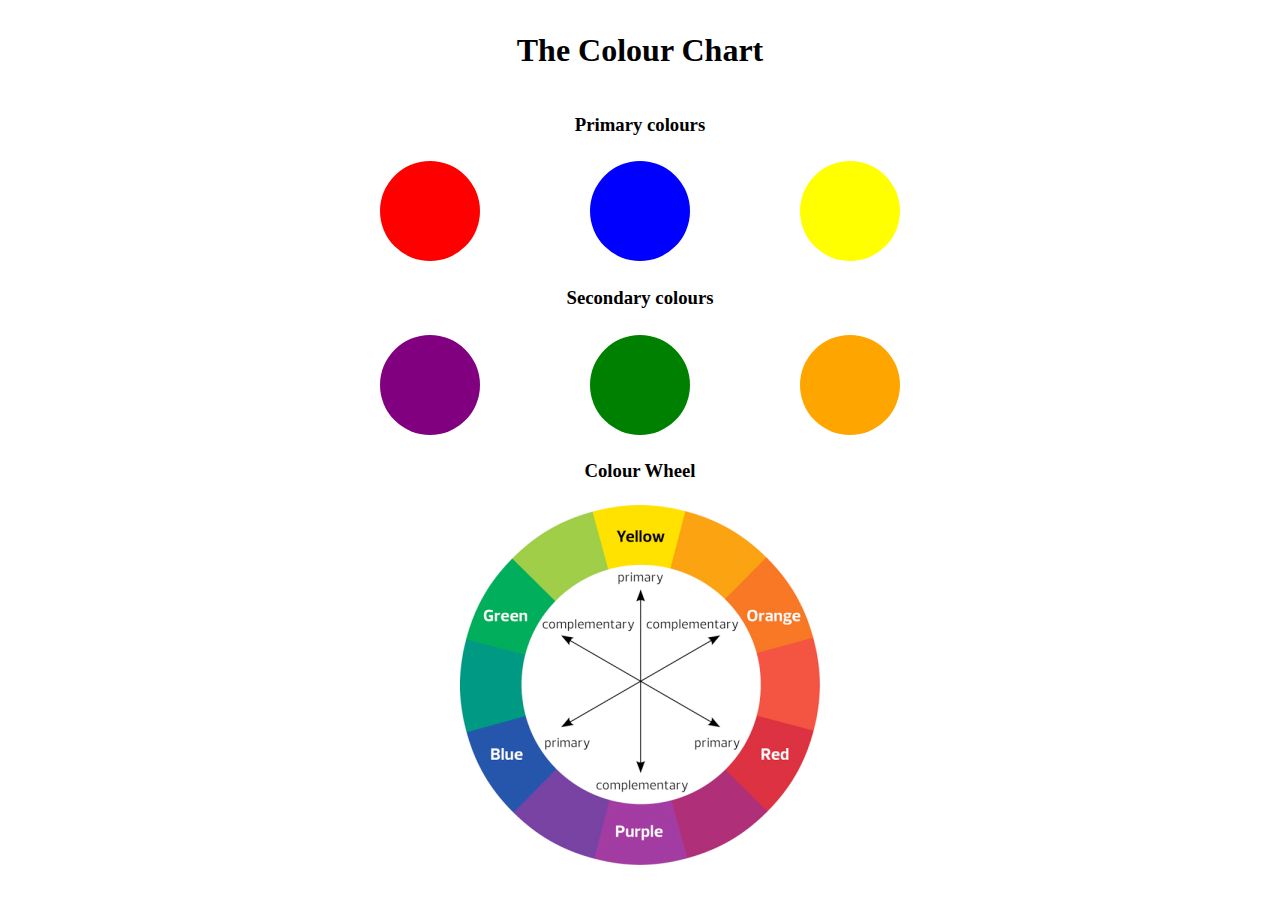
<file: tasks/task0/index.html>
<!DOCTYPE html>
<html lang="en">
<head>
    <meta charset="UTF-8">
    <meta http-equiv="X-UA-Compatible" content="IE=edge">
    <meta name="viewport" content="width=device-width, initial-scale=1.0">
    
    <title>Month of MERN (Task 0)</title>
    
</head>

<link rel="stylesheet" href="styles.css">

<body class="body">

    <table border="0px" align="center" width="50%">
        
        <tr align="center">
            
            <th colspan="3">
                
                <h1>The Colour Chart</h1>

            </th>
            
        </tr>

        <tr align="center">
            
            <td colspan="3">
                
                <h3>Primary colours</h3>

            </td>
            
        </tr>

        <tr>
            
            <td>

                <div id="circle_red"></div>

            </td>

            <td>

                <div id="circle_blue"></div>

            </td>

            <td>

                <div id="circle_yellow"></div>

            </td>
            
        </tr>

        <tr>
            
            <td colspan="3" align="center">

                <h3>Secondary colours</h3>

            </td>
            
        </tr>
        
        <tr>
            
            <td>

                <div id="circle_purple"></div>

            </td>

            <td>

                <div id="circle_green"></div>

            </td>

            <td>

                <div id="circle_orange"></div>

            </td>
            
        </tr>

        <tr>
            
            <td colspan="3" align="center">

                <h3>

                    Colour Wheel

                </h3>

            </td>
            
        </tr>

        <tr>
            
            <td colspan="3" align="center">
                
                <img src="assets/color-wheel.jpg" alt="ColourWheel">

            </td>
            
        </tr>



    </table>

    
</body>
</html>
</file>
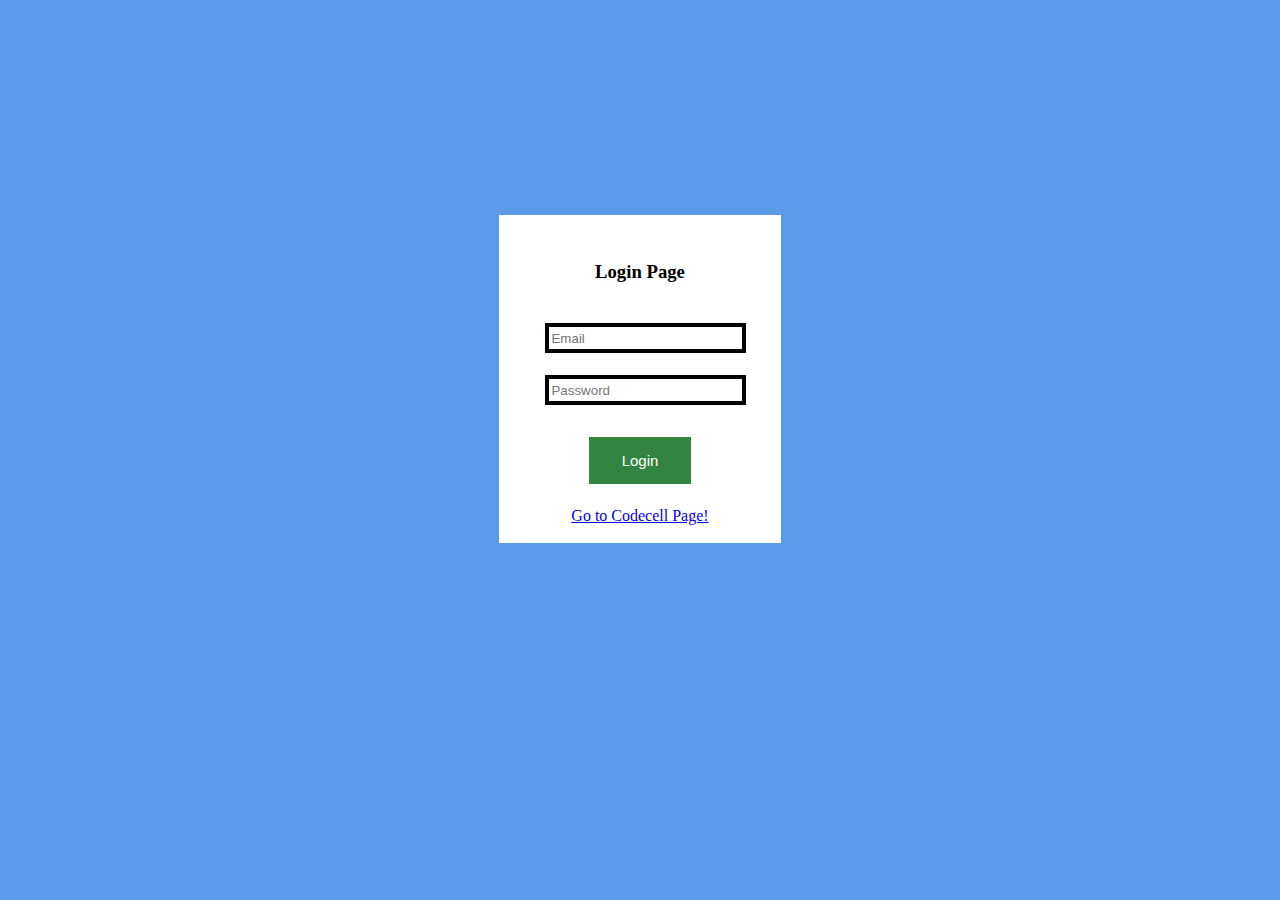
<file: tasks/task1/index.html>
<!DOCTYPE html>
<html lang="en">
<head>
    <meta charset="UTF-8">
    <meta http-equiv="X-UA-Compatible" content="IE=edge">
    <meta name="viewport" content="width=device-width, initial-scale=1.0">
    <title>Month of MERN (Task 1)</title>
</head>

<link rel="stylesheet" href="index.css">

<script>

    function f1(){
        
        var a = document.getElementById("Email").value;
        var b = document.getElementById("inputPassword").value;

        var array1 = [a,b];
        console.log(array1);

        alert("Your have logged in!");


    }

</script>

<body bgcolor="#5b9be9">
    

    <div class="container">
        
        
        <table border="0px" align="center">
            <form name="form1">

            <th style="padding: 10px;">
                <h3>Login Page</h3>
            </th>

            <tr>
                <td style="padding: 10px;">

                    <input type="email" id="Email" style="height: 20px;" class="box" placeholder="Email">


                </td>
            </tr>

            <tr>
                <td style="padding: 10px;">

                    <input type="password" id="inputPassword" style="height: 20px;" class="box" placeholder="Password">

                </td>
            </tr>

            <tr style="padding: 10px;">
                <td align="center" style="padding: 20px;">

                    <input type="button" id="button" value="Login" onclick=f1()>

                </td>
            </tr>


            <tr>
                <td align="center">

                    <a href="https://www.kjscecodecell.com/">Go to Codecell Page!</a>
                 
                    
                </td>
            </tr>
            
            </form>
        </table>
       


            
                      
            
            
            
            
            
              

            

            

          
        </div>
    


</body>
</html>
</file>
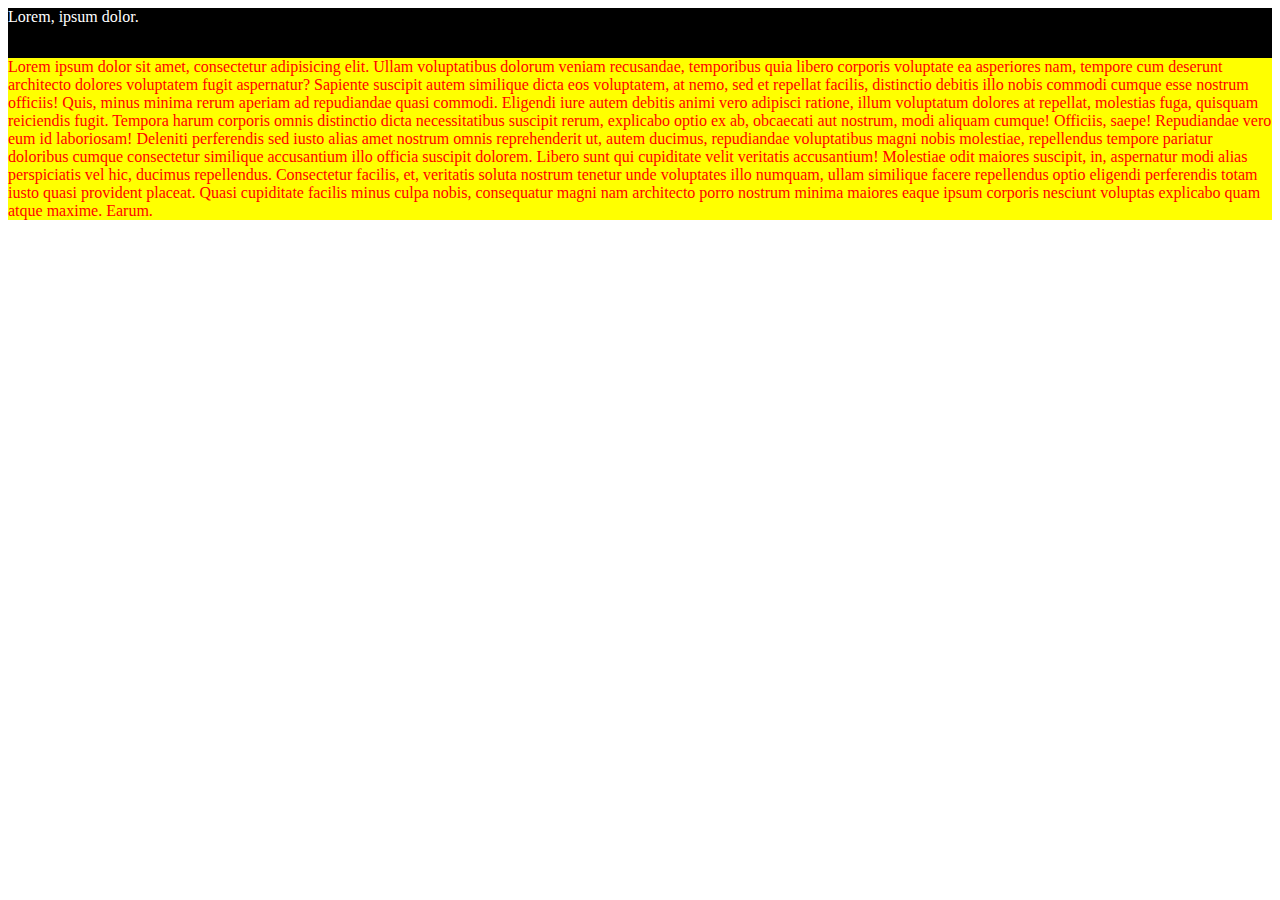
<file: resources/css-day-1/index1.html>
<!DOCTYPE html>
<html lang="en">
<head>
    <meta charset="UTF-8">
    <meta http-equiv="X-UA-Compatible" content="IE=edge">
    <meta name="viewport" content="width=device-width, initial-scale=1.0">
    <title>Document</title>
</head>
<style>
    .head{
        background-color: black;
        height:50px;
        color:white;
    
    }
    .container{
        background-color: yellow;
        color:red;

    }

</style>
<body>
    <div class="head">
        Lorem, ipsum dolor.

    </div>
    <div class="container">
        Lorem ipsum dolor sit amet, consectetur adipisicing elit. Ullam voluptatibus dolorum veniam recusandae, temporibus quia libero corporis voluptate ea asperiores nam, tempore cum deserunt architecto dolores voluptatem fugit aspernatur? Sapiente suscipit autem similique dicta eos voluptatem, at nemo, sed et repellat facilis, distinctio debitis illo nobis commodi cumque esse nostrum officiis! Quis, minus minima rerum aperiam ad repudiandae quasi commodi. Eligendi iure autem debitis animi vero adipisci ratione, illum voluptatum dolores at repellat, molestias fuga, quisquam reiciendis fugit. Tempora harum corporis omnis distinctio dicta necessitatibus suscipit rerum, explicabo optio ex ab, obcaecati aut nostrum, modi aliquam cumque! Officiis, saepe! Repudiandae vero eum id laboriosam! Deleniti perferendis sed iusto alias amet nostrum omnis reprehenderit ut, autem ducimus, repudiandae voluptatibus magni nobis molestiae, repellendus tempore pariatur doloribus cumque consectetur similique accusantium illo officia suscipit dolorem. Libero sunt qui cupiditate velit veritatis accusantium! Molestiae odit maiores suscipit, in, aspernatur modi alias perspiciatis vel hic, ducimus repellendus. Consectetur facilis, et, veritatis soluta nostrum tenetur unde voluptates illo numquam, ullam similique facere repellendus optio eligendi perferendis totam iusto quasi provident placeat. Quasi cupiditate facilis minus culpa nobis, consequatur magni nam architecto porro nostrum minima maiores eaque ipsum corporis nesciunt voluptas explicabo quam atque maxime. Earum.

    </div>
    
</body>
</html>
</file>
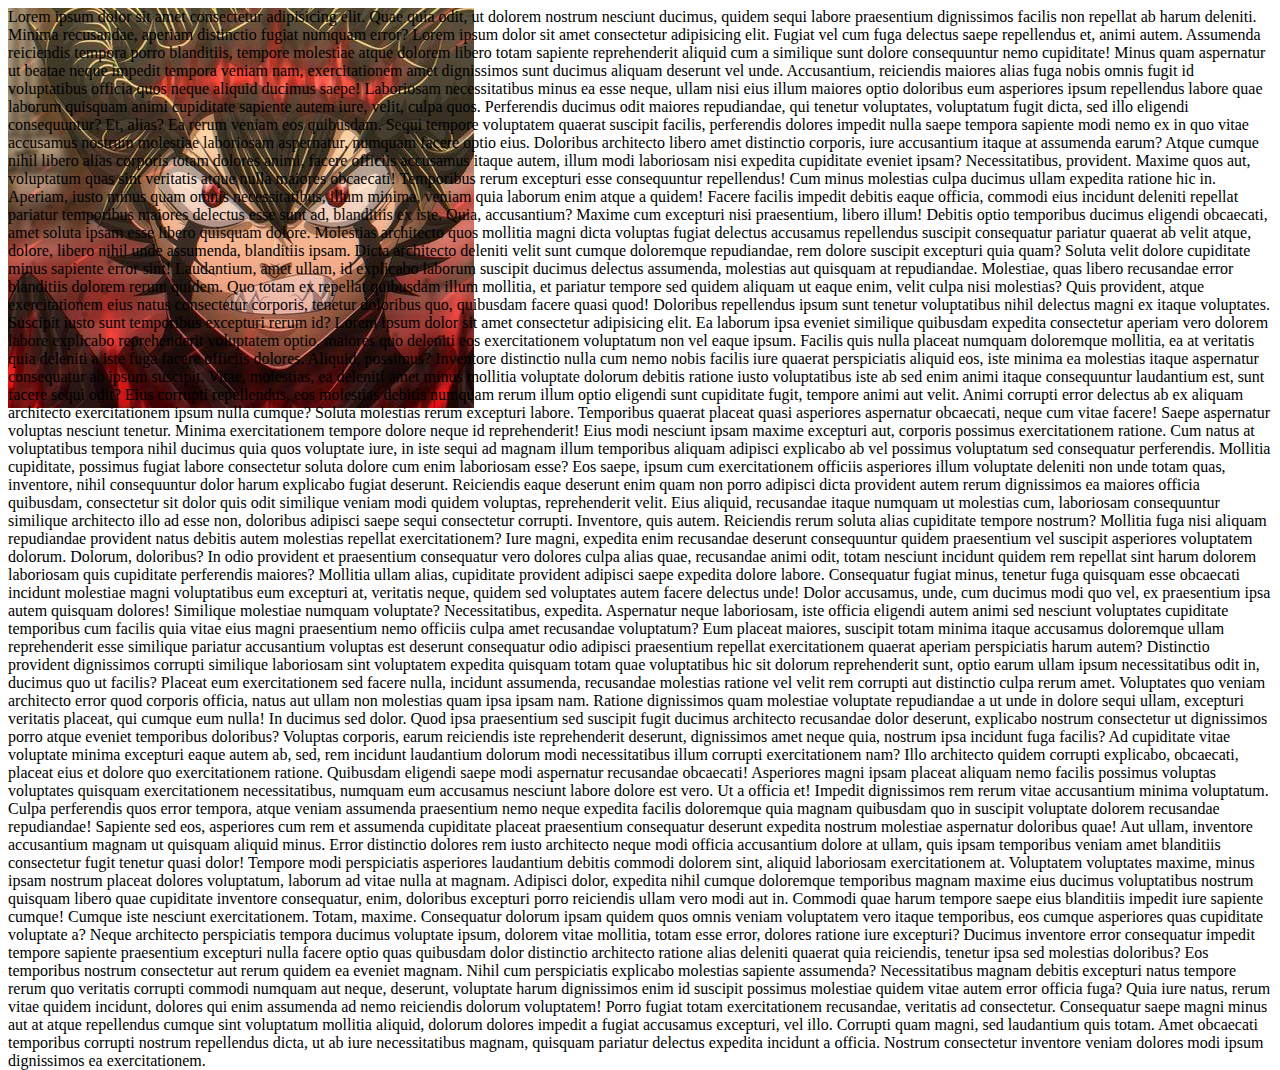
<file: resources/css-day-1/index2.html>
<!DOCTYPE html>
<html lang="en">
<head>
    <meta charset="UTF-8">
    <meta http-equiv="X-UA-Compatible" content="IE=edge">
    <meta name="viewport" content="width=device-width, initial-scale=1.0">
    <title>bg image</title>
</head>
<style>
    .container{
        background-image: url("asta.jpg");
        height:400px;
        background-repeat: no-repeat;
        background-attachment:fixed ;

    }
</style>
<body>
    <div class="container">
        Lorem ipsum dolor sit amet consectetur adipisicing elit. Quae quia odit, ut dolorem nostrum nesciunt ducimus, quidem sequi labore praesentium dignissimos facilis non repellat ab harum deleniti. Minima recusandae, aperiam distinctio fugiat numquam error?
        Lorem ipsum dolor sit amet consectetur adipisicing elit. Fugiat vel cum fuga delectus saepe repellendus et, animi autem. Assumenda reiciendis tempora porro blanditiis, tempore molestiae atque dolorem libero totam sapiente reprehenderit aliquid cum a similique sunt dolore consequuntur nemo cupiditate! Minus quam aspernatur ut beatae neque impedit tempora veniam nam, exercitationem amet dignissimos sunt ducimus aliquam deserunt vel unde. Accusantium, reiciendis maiores alias fuga nobis omnis fugit id voluptatibus officia quos neque aliquid ducimus saepe! Laboriosam necessitatibus minus ea esse neque, ullam nisi eius illum maiores optio doloribus eum asperiores ipsum repellendus labore quae laborum quisquam animi cupiditate sapiente autem iure, velit, culpa quos. Perferendis ducimus odit maiores repudiandae, qui tenetur voluptates, voluptatum fugit dicta, sed illo eligendi consequuntur? Et, alias? Ea rerum veniam eos quibusdam. Sequi tempore voluptatem quaerat suscipit facilis, perferendis dolores impedit nulla saepe tempora sapiente modi nemo ex in quo vitae accusamus nostrum molestiae laboriosam aspernatur, numquam facere optio eius. Doloribus architecto libero amet distinctio corporis, iure accusantium itaque at assumenda earum? Atque cumque nihil libero alias corporis totam dolores animi, facere officiis accusamus itaque autem, illum modi laboriosam nisi expedita cupiditate eveniet ipsam? Necessitatibus, provident. Maxime quos aut, voluptatum quas sint veritatis atque nulla maiores obcaecati! Temporibus rerum excepturi esse consequuntur repellendus! Cum minus molestias culpa ducimus ullam expedita ratione hic in. Aperiam, iusto minus quam omnis necessitatibus, illum minima, veniam quia laborum enim atque a quidem! Facere facilis impedit debitis eaque officia, commodi eius incidunt deleniti repellat pariatur temporibus maiores delectus esse sunt ad, blanditiis ex iste. Quia, accusantium? Maxime cum excepturi nisi praesentium, libero illum! Debitis optio temporibus ducimus eligendi obcaecati, amet soluta ipsam esse libero quisquam dolore. Molestias architecto quos mollitia magni dicta voluptas fugiat delectus accusamus repellendus suscipit consequatur pariatur quaerat ab velit atque, dolore, libero nihil unde assumenda, blanditiis ipsam. Dicta architecto deleniti velit sunt cumque doloremque repudiandae, rem dolore suscipit excepturi quia quam? Soluta velit dolore cupiditate minus sapiente error sint! Laudantium, amet ullam, id explicabo laborum suscipit ducimus delectus assumenda, molestias aut quisquam at repudiandae. Molestiae, quas libero recusandae error blanditiis dolorem rerum quidem. Quo totam ex repellat quibusdam illum mollitia, et pariatur tempore sed quidem aliquam ut eaque enim, velit culpa nisi molestias? Quis provident, atque exercitationem eius natus consectetur corporis, tenetur doloribus quo, quibusdam facere quasi quod! Doloribus repellendus ipsum sunt tenetur voluptatibus nihil delectus magni ex itaque voluptates. Suscipit iusto sunt temporibus excepturi rerum id?
        Lorem ipsum dolor sit amet consectetur adipisicing elit. Ea laborum ipsa eveniet similique quibusdam expedita consectetur aperiam vero dolorem labore explicabo reprehenderit voluptatem optio, maiores quo deleniti eos exercitationem voluptatum non vel eaque ipsum. Facilis quis nulla placeat numquam doloremque mollitia, ea at veritatis quia deleniti a iste fuga facere officiis dolores. Aliquid, possimus? Inventore distinctio nulla cum nemo nobis facilis iure quaerat perspiciatis aliquid eos, iste minima ea molestias itaque aspernatur consequatur ab ipsum suscipit. Vitae, molestias, ea deleniti amet minus mollitia voluptate dolorum debitis ratione iusto voluptatibus iste ab sed enim animi itaque consequuntur laudantium est, sunt facere sequi odit? Eius corrupti repellendus, eos molestias debitis numquam rerum illum optio eligendi sunt cupiditate fugit, tempore animi aut velit. Animi corrupti error delectus ab ex aliquam architecto exercitationem ipsum nulla cumque? Soluta molestias rerum excepturi labore. Temporibus quaerat placeat quasi asperiores aspernatur obcaecati, neque cum vitae facere! Saepe aspernatur voluptas nesciunt tenetur. Minima exercitationem tempore dolore neque id reprehenderit! Eius modi nesciunt ipsam maxime excepturi aut, corporis possimus exercitationem ratione. Cum natus at voluptatibus tempora nihil ducimus quia quos voluptate iure, in iste sequi ad magnam illum temporibus aliquam adipisci explicabo ab vel possimus voluptatum sed consequatur perferendis. Mollitia cupiditate, possimus fugiat labore consectetur soluta dolore cum enim laboriosam esse? Eos saepe, ipsum cum exercitationem officiis asperiores illum voluptate deleniti non unde totam quas, inventore, nihil consequuntur dolor harum explicabo fugiat deserunt. Reiciendis eaque deserunt enim quam non porro adipisci dicta provident autem rerum dignissimos ea maiores officia quibusdam, consectetur sit dolor quis odit similique veniam modi quidem voluptas, reprehenderit velit. Eius aliquid, recusandae itaque numquam ut molestias cum, laboriosam consequuntur similique architecto illo ad esse non, doloribus adipisci saepe sequi consectetur corrupti. Inventore, quis autem. Reiciendis rerum soluta alias cupiditate tempore nostrum? Mollitia fuga nisi aliquam repudiandae provident natus debitis autem molestias repellat exercitationem? Iure magni, expedita enim recusandae deserunt consequuntur quidem praesentium vel suscipit asperiores voluptatem dolorum. Dolorum, doloribus? In odio provident et praesentium consequatur vero dolores culpa alias quae, recusandae animi odit, totam nesciunt incidunt quidem rem repellat sint harum dolorem laboriosam quis cupiditate perferendis maiores? Mollitia ullam alias, cupiditate provident adipisci saepe expedita dolore labore. Consequatur fugiat minus, tenetur fuga quisquam esse obcaecati incidunt molestiae magni voluptatibus eum excepturi at, veritatis neque, quidem sed voluptates autem facere delectus unde! Dolor accusamus, unde, cum ducimus modi quo vel, ex praesentium ipsa autem quisquam dolores! Similique molestiae numquam voluptate? Necessitatibus, expedita. Aspernatur neque laboriosam, iste officia eligendi autem animi sed nesciunt voluptates cupiditate temporibus cum facilis quia vitae eius magni praesentium nemo officiis culpa amet recusandae voluptatum? Eum placeat maiores, suscipit totam minima itaque accusamus doloremque ullam reprehenderit esse similique pariatur accusantium voluptas est deserunt consequatur odio adipisci praesentium repellat exercitationem quaerat aperiam perspiciatis harum autem? Distinctio provident dignissimos corrupti similique laboriosam sint voluptatem expedita quisquam totam quae voluptatibus hic sit dolorum reprehenderit sunt, optio earum ullam ipsum necessitatibus odit in, ducimus quo ut facilis? Placeat eum exercitationem sed facere nulla, incidunt assumenda, recusandae molestias ratione vel velit rem corrupti aut distinctio culpa rerum amet. Voluptates quo veniam architecto error quod corporis officia, natus aut ullam non molestias quam ipsa ipsam nam. Ratione dignissimos quam molestiae voluptate repudiandae a ut unde in dolore sequi ullam, excepturi veritatis placeat, qui cumque eum nulla! In ducimus sed dolor. Quod ipsa praesentium sed suscipit fugit ducimus architecto recusandae dolor deserunt, explicabo nostrum consectetur ut dignissimos porro atque eveniet temporibus doloribus? Voluptas corporis, earum reiciendis iste reprehenderit deserunt, dignissimos amet neque quia, nostrum ipsa incidunt fuga facilis? Ad cupiditate vitae voluptate minima excepturi eaque autem ab, sed, rem incidunt laudantium dolorum modi necessitatibus illum corrupti exercitationem nam? Illo architecto quidem corrupti explicabo, obcaecati, placeat eius et dolore quo exercitationem ratione. Quibusdam eligendi saepe modi aspernatur recusandae obcaecati! Asperiores magni ipsam placeat aliquam nemo facilis possimus voluptas voluptates quisquam exercitationem necessitatibus, numquam eum accusamus nesciunt labore dolore est vero. Ut a officia et! Impedit dignissimos rem rerum vitae accusantium minima voluptatum. Culpa perferendis quos error tempora, atque veniam assumenda praesentium nemo neque expedita facilis doloremque quia magnam quibusdam quo in suscipit voluptate dolorem recusandae repudiandae! Sapiente sed eos, asperiores cum rem et assumenda cupiditate placeat praesentium consequatur deserunt expedita nostrum molestiae aspernatur doloribus quae! Aut ullam, inventore accusantium magnam ut quisquam aliquid minus. Error distinctio dolores rem iusto architecto neque modi officia accusantium dolore at ullam, quis ipsam temporibus veniam amet blanditiis consectetur fugit tenetur quasi dolor! Tempore modi perspiciatis asperiores laudantium debitis commodi dolorem sint, aliquid laboriosam exercitationem at. Voluptatem voluptates maxime, minus ipsam nostrum placeat dolores voluptatum, laborum ad vitae nulla at magnam. Adipisci dolor, expedita nihil cumque doloremque temporibus magnam maxime eius ducimus voluptatibus nostrum quisquam libero quae cupiditate inventore consequatur, enim, doloribus excepturi porro reiciendis ullam vero modi aut in. Commodi quae harum tempore saepe eius blanditiis impedit iure sapiente cumque! Cumque iste nesciunt exercitationem. Totam, maxime. Consequatur dolorum ipsam quidem quos omnis veniam voluptatem vero itaque temporibus, eos cumque asperiores quas cupiditate voluptate a? Neque architecto perspiciatis tempora ducimus voluptate ipsum, dolorem vitae mollitia, totam esse error, dolores ratione iure excepturi? Ducimus inventore error consequatur impedit tempore sapiente praesentium excepturi nulla facere optio quas quibusdam dolor distinctio architecto ratione alias deleniti quaerat quia reiciendis, tenetur ipsa sed molestias doloribus? Eos temporibus nostrum consectetur aut rerum quidem ea eveniet magnam. Nihil cum perspiciatis explicabo molestias sapiente assumenda? Necessitatibus magnam debitis excepturi natus tempore rerum quo veritatis corrupti commodi numquam aut neque, deserunt, voluptate harum dignissimos enim id suscipit possimus molestiae quidem vitae autem error officia fuga? Quia iure natus, rerum vitae quidem incidunt, dolores qui enim assumenda ad nemo reiciendis dolorum voluptatem! Porro fugiat totam exercitationem recusandae, veritatis ad consectetur. Consequatur saepe magni minus aut at atque repellendus cumque sint voluptatum mollitia aliquid, dolorum dolores impedit a fugiat accusamus excepturi, vel illo. Corrupti quam magni, sed laudantium quis totam. Amet obcaecati temporibus corrupti nostrum repellendus dicta, ut ab iure necessitatibus magnam, quisquam pariatur delectus expedita incidunt a officia. Nostrum consectetur inventore veniam dolores modi ipsum dignissimos ea exercitationem.
    </div>
</body>
</html>
</file>
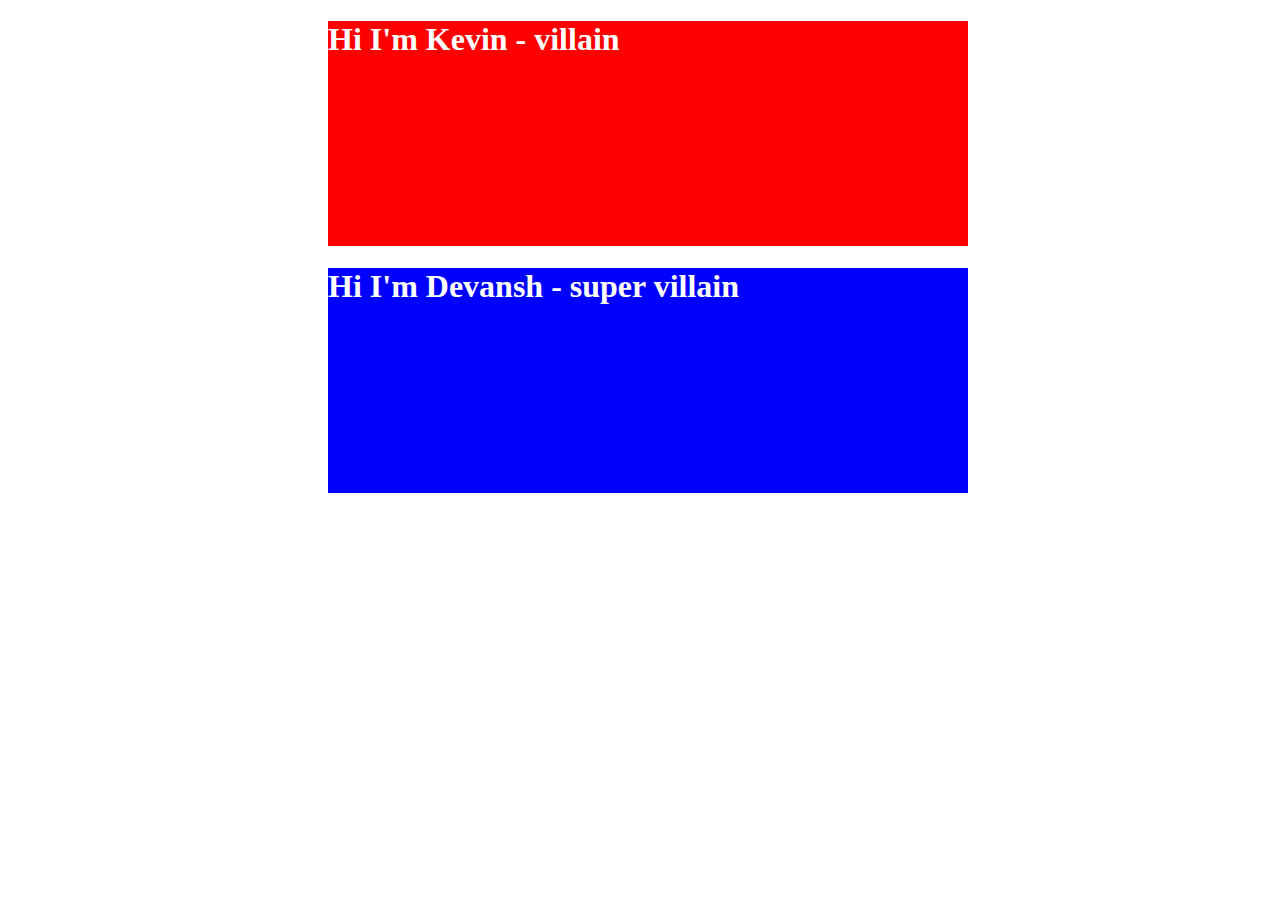
<file: resources/css-part2-day-1/index0.html>
<!DOCTYPE html>
<html lang="en">
<head>
    <meta charset="UTF-8">
    <meta http-equiv="X-UA-Compatible" content="IE=edge">
    <meta name="viewport" content="width=device-width, initial-scale=1.0">
    <title>Evil People</title>
    <link rel = "stylesheet" href = "styles0.css">
</head>
<body>
    <div class = "villain">
		<h1>Hi I'm Kevin - villain</h1>
	</div>
	<div class = "super-villain">
		<h1>Hi I'm Devansh - super villain</h1>
    </div>
</body>
</html>
</file>
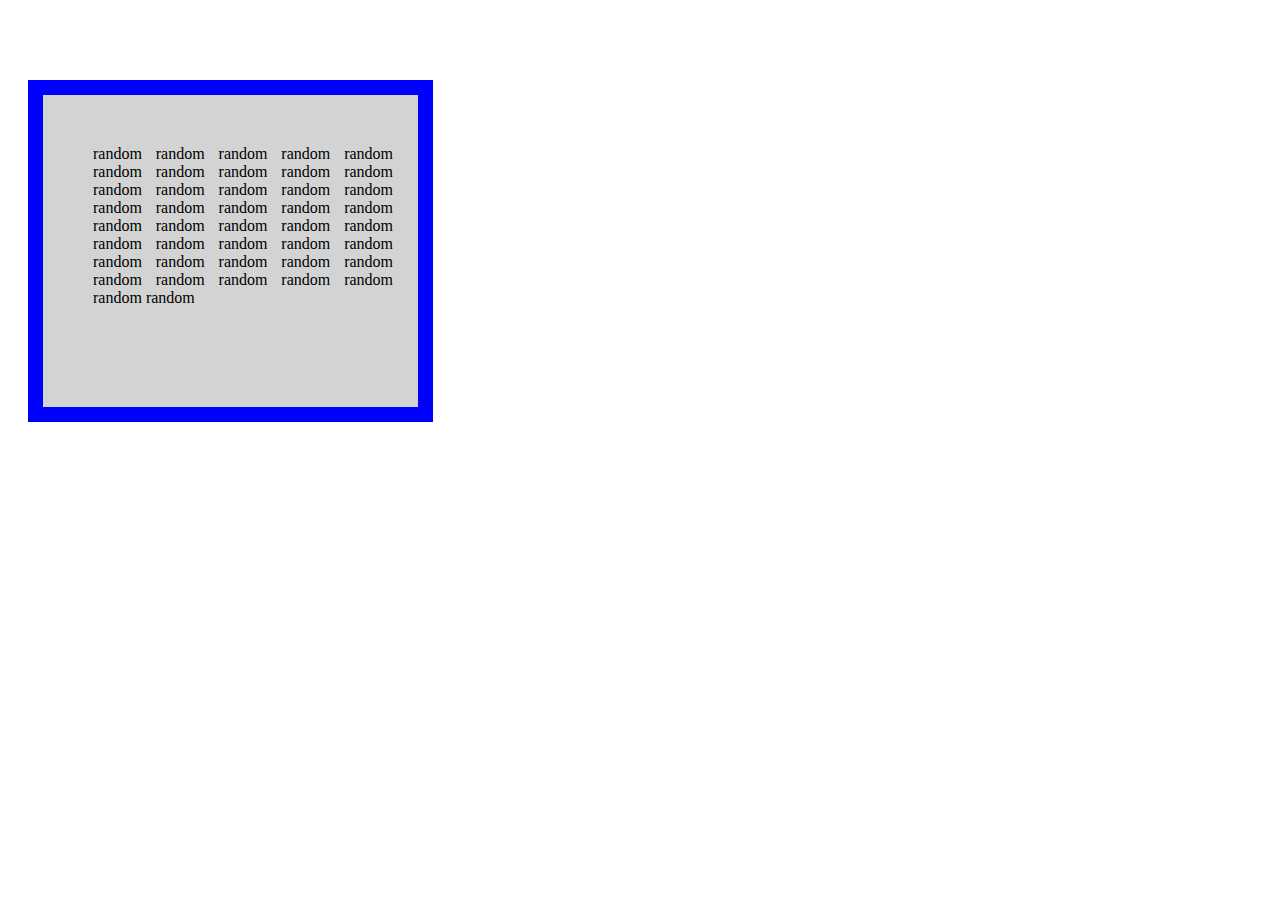
<file: resources/css-part2-day-1/index1.html>
<!DOCTYPE html>
<html lang="en">
<head>
    <meta charset="UTF-8">
    <meta http-equiv="X-UA-Compatible" content="IE=edge">
    <meta name="viewport" content="width=device-width, initial-scale=1.0">
    <title>Box Model</title>
    <link rel = "stylesheet" href = "styles1.css">
</head>
<body>
    <div class = "box">
		<div align = "justify">random random random random random random random random random random random random random 
            random random random random random random random random random random random random random 
            random random random random random random random random random random random random random random random random
        </div>
	</div>
</body>
</html>
</file>
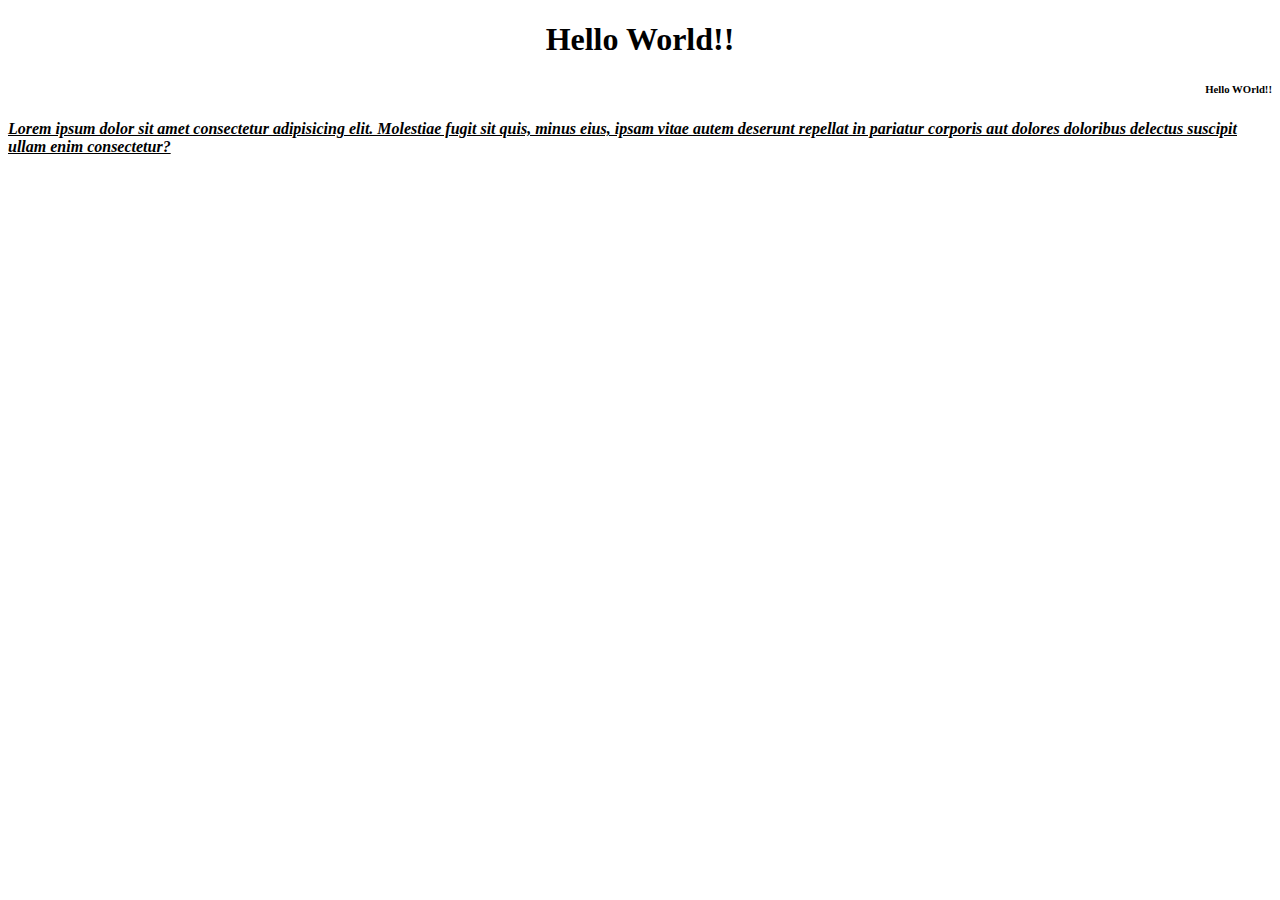
<file: resources/html-part1/index0.html>
<!DOCTYPE html>
<html lang="en">
<head>
    <meta charset="UTF-8">
    <meta http-equiv="X-UA-Compatible" content="IE=edge">
    <meta name="viewport" content="width=device-width, initial-scale=1.0">
    <title>CodeCell Month of MERN</title>
</head>
<body>
    <!-- align content on the web page -->
    <h1 align = "center">Hello World!!</h1>
    <h6 align = "right">Hello WOrld!!</h6>
    <!-- make the text within the paragraph tag bold, italics and underlined -->
    <p><b><i><u>Lorem ipsum dolor sit amet consectetur 
        adipisicing elit. Molestiae fugit sit quis,
         minus eius, ipsam vitae autem deserunt repellat 
         in pariatur corporis aut dolores doloribus delectus 
         suscipit ullam enim consectetur?
    </u></i></b></p>
</body>
</html>
</file>
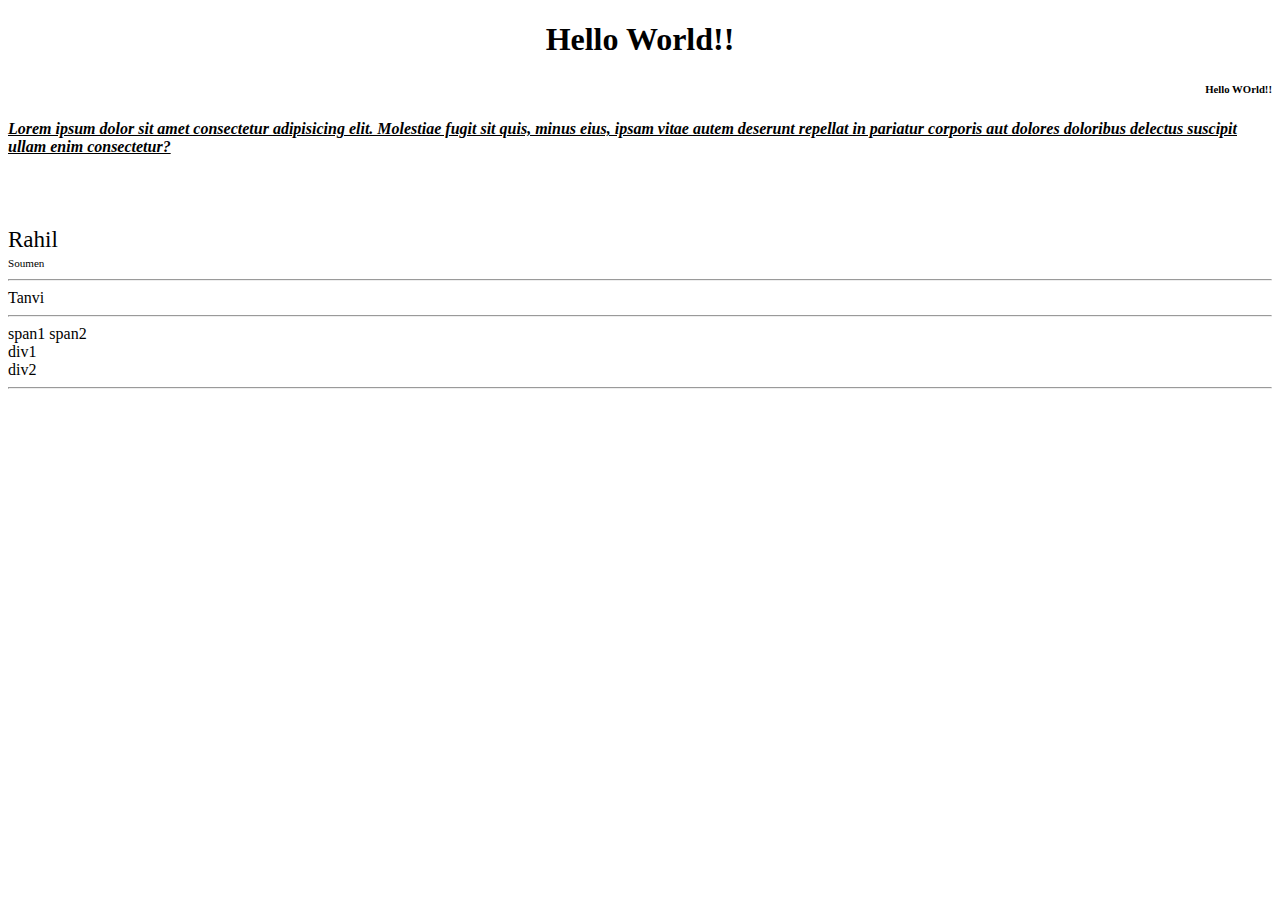
<file: resources/html-part1/index1.html>
<!DOCTYPE html>
<html lang="en">
<head>
    <meta charset="UTF-8">
    <meta http-equiv="X-UA-Compatible" content="IE=edge">
    <meta name="viewport" content="width=device-width, initial-scale=1.0">
    <title>CodeCell Month of MERN</title>
</head>
<body>
    <h1 align = "center">Hello World!!</h1>
    <h6 align = "right">Hello WOrld!!</h6>
    <p><b><i><u>Lorem ipsum dolor sit amet consectetur 
        adipisicing elit. Molestiae fugit sit quis,
         minus eius, ipsam vitae autem deserunt repellat 
         in pariatur corporis aut dolores doloribus delectus 
         suscipit ullam enim consectetur?
    </u></i></b></p>
    <!-- leave 3 blank line spaces -->
    <br>
    <br>
    <br>
    <big><big>Rahil</big></big>
    <br>
    <small><small>Soumen</small></small>
    <br>
    <hr>
    Tanvi
    <hr>
    <!-- span is an inline element -->
    <span>span1</span>
    <span>span2</span>
    <!-- div is a block level element -->
    <div>div1</div>
    <div>div2</div>
    <hr>
</body>
</html>
</file>
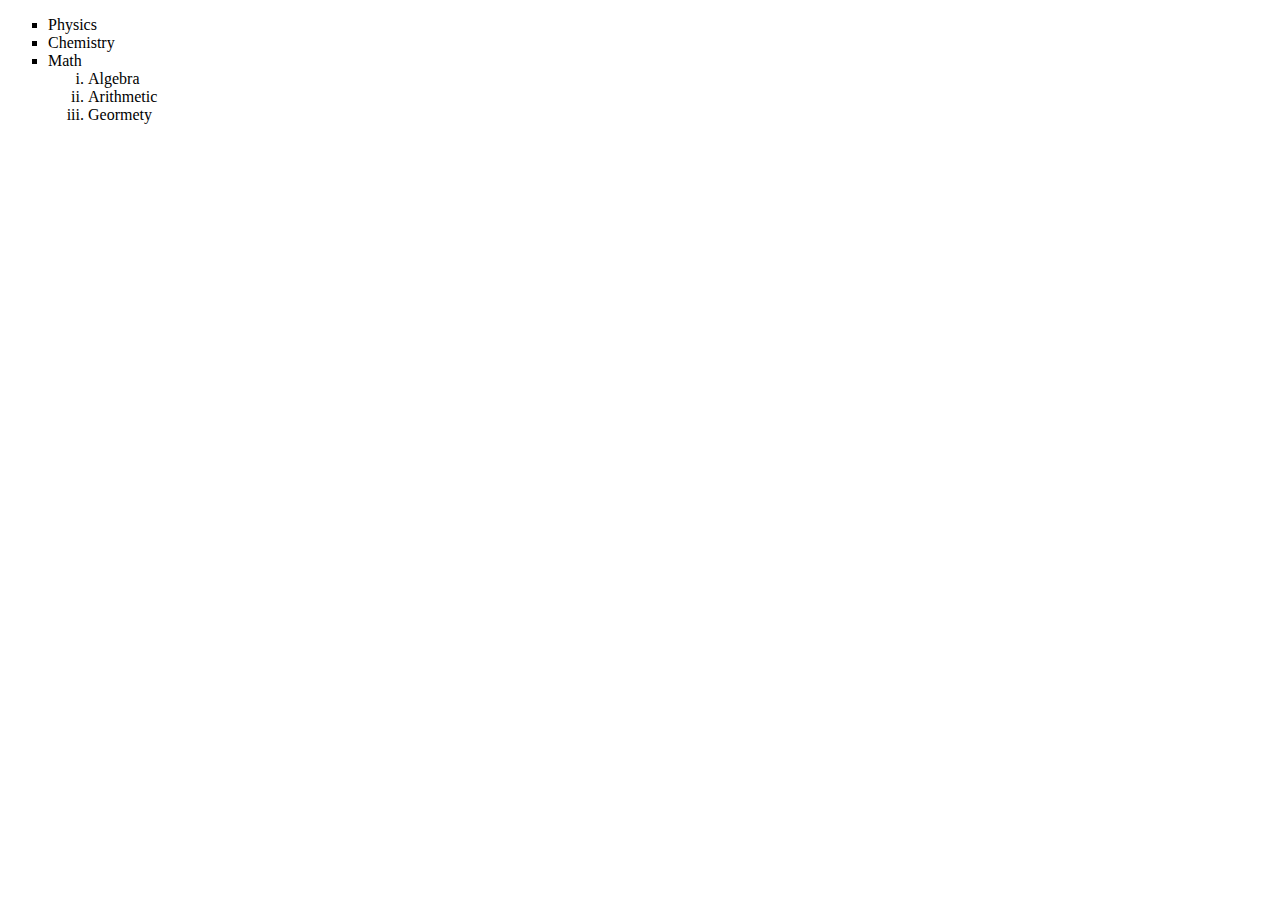
<file: resources/html-part1/index2.html>
<!DOCTYPE html>
<html lang="en">
<head>
    <meta charset="UTF-8">
    <meta http-equiv="X-UA-Compatible" content="IE=edge">
    <meta name="viewport" content="width=device-width, initial-scale=1.0">
    <title>Document</title>
</head>
<body>
    <!-- unordered list with a type of square -->
    <ul type = "square">
        <li>Physics</li>
        <li>Chemistry</li>
        <li>
            <!-- ordered list within an element of an unordered list -->
            Math
            <ol type = "i">
                <li>Algebra</li>
                <li>Arithmetic</li>
                <li>Geormety</li>
            </ol>
        </li>
    </ul>
</body>
</html>
</file>
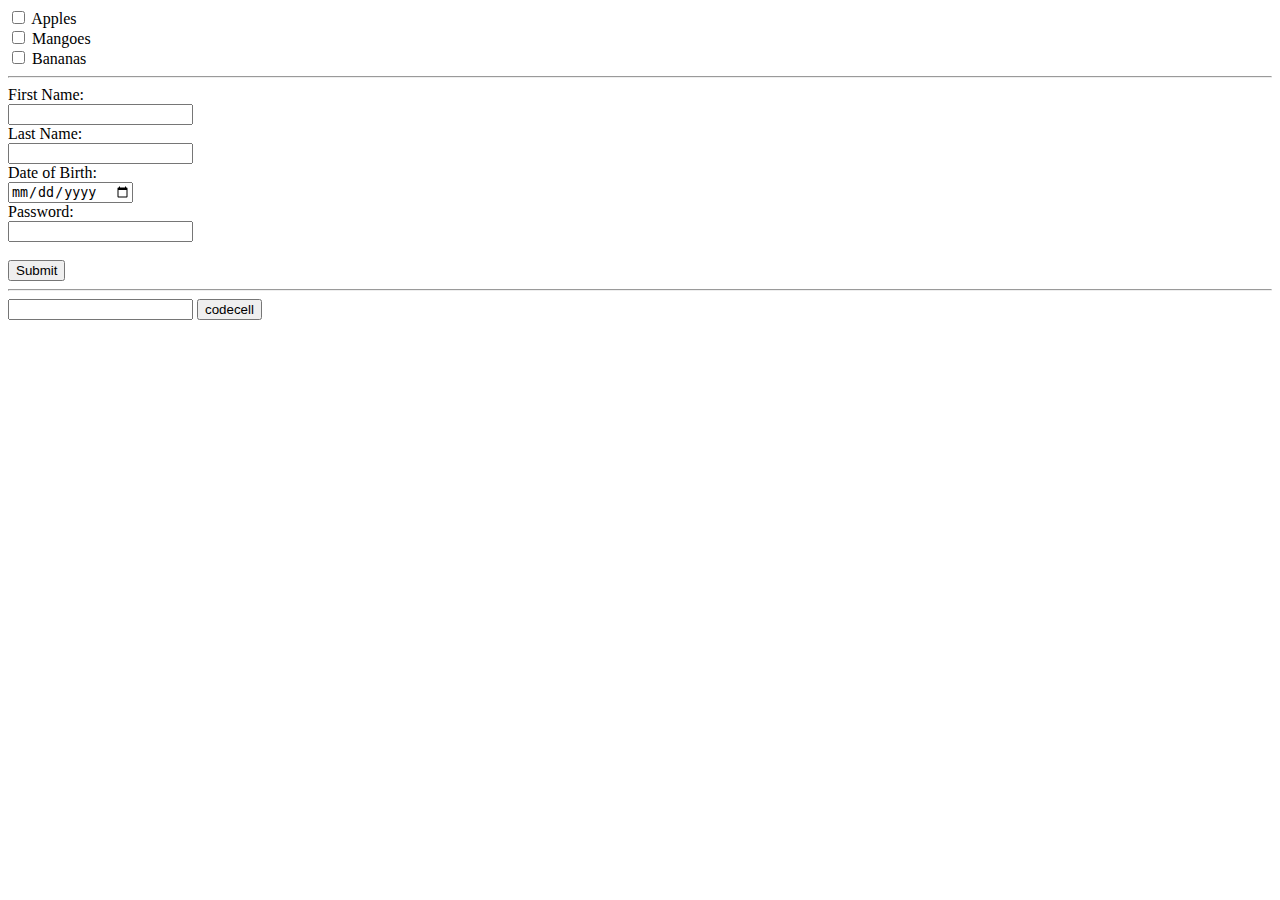
<file: resources/html-part1/index3.html>
<!DOCTYPE html>
<html lang="en">
<head>
    <meta charset="UTF-8">
    <meta http-equiv="X-UA-Compatible" content="IE=edge">
    <meta name="viewport" content="width=device-width, initial-scale=1.0">
    <title>Document</title>
</head>
<body>
    <!-- simple form with a checkbox -->
    <form>
        <input type = "checkbox">
        <label>Apples</label><br>
        <input type = "checkbox">
        <label>Mangoes</label><br>
        <input type = "checkbox">
        <label>Bananas</label>
    </form>
    <hr>
    <!-- collect user information form -->
    <form>
        <label>First Name:</label><br>
        <input type = "text"><br>
        <label>Last Name:</label><br>
        <input type = "text"><br>
        <label>Date of Birth:</label><br>
        <input type = "date"><br>
        <label>Password:</label><br>
        <input type = "password"><br><br>
        <input type = "submit">
    </form>
    <hr>
    <!-- search for something on google -->
    <form action = "http://www.google.com/search" target = "_blank">
        <input type = "text" name = "q">
        <input type = "submit" value = "codecell">
    </form>
</body>
</html>
</file>
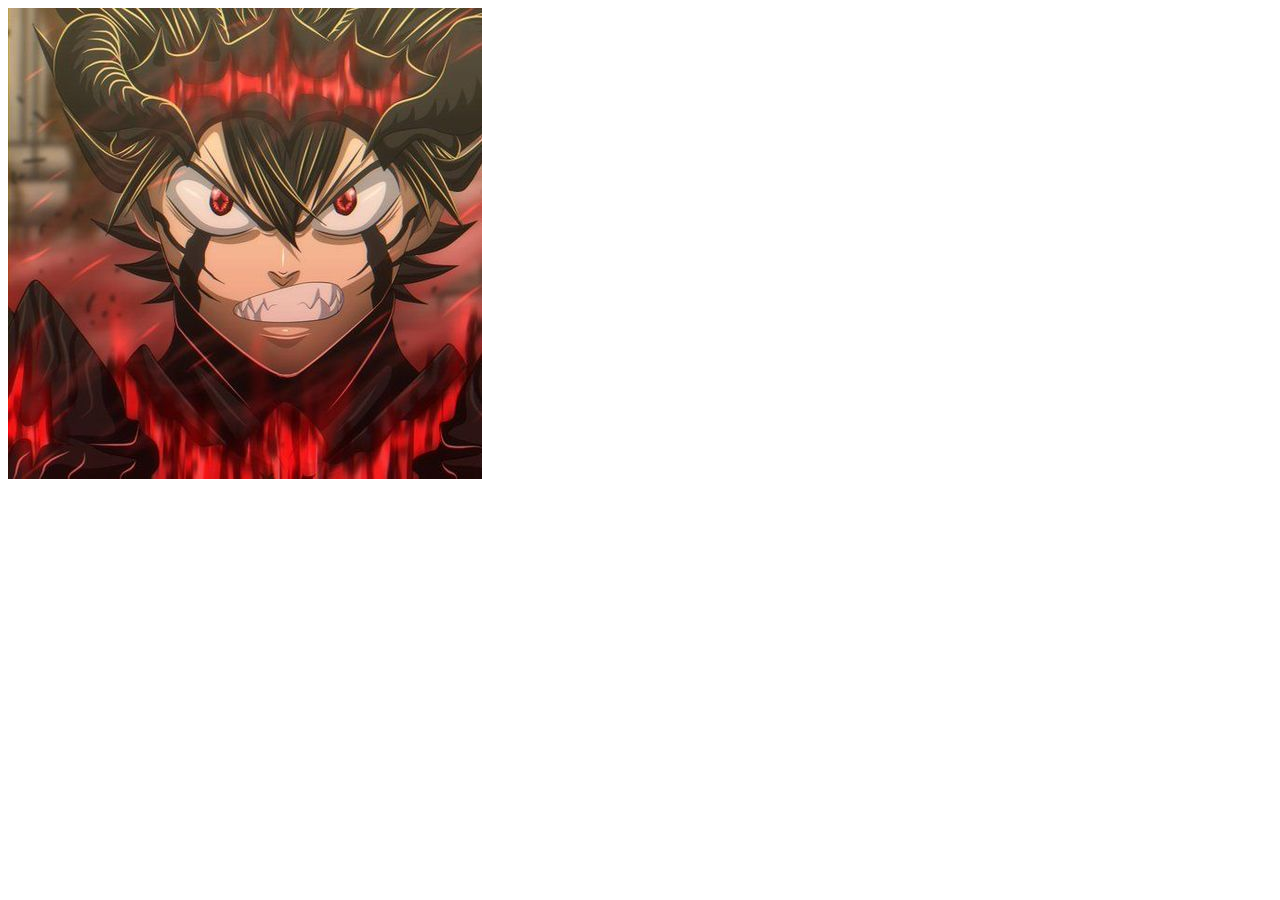
<file: resources/html-prt-2/img.html>
<!DOCTYPE html>
<html lang="en">
<head>
    <meta charset="UTF-8">
    <meta http-equiv="X-UA-Compatible" content="IE=edge">
    <meta name="viewport" content="width=device-width, initial-scale=1.0">
    <title>image</title>
</head>
<body>
    <img src="asta.jpg" alt="picture">
</body>
</html>
</file>
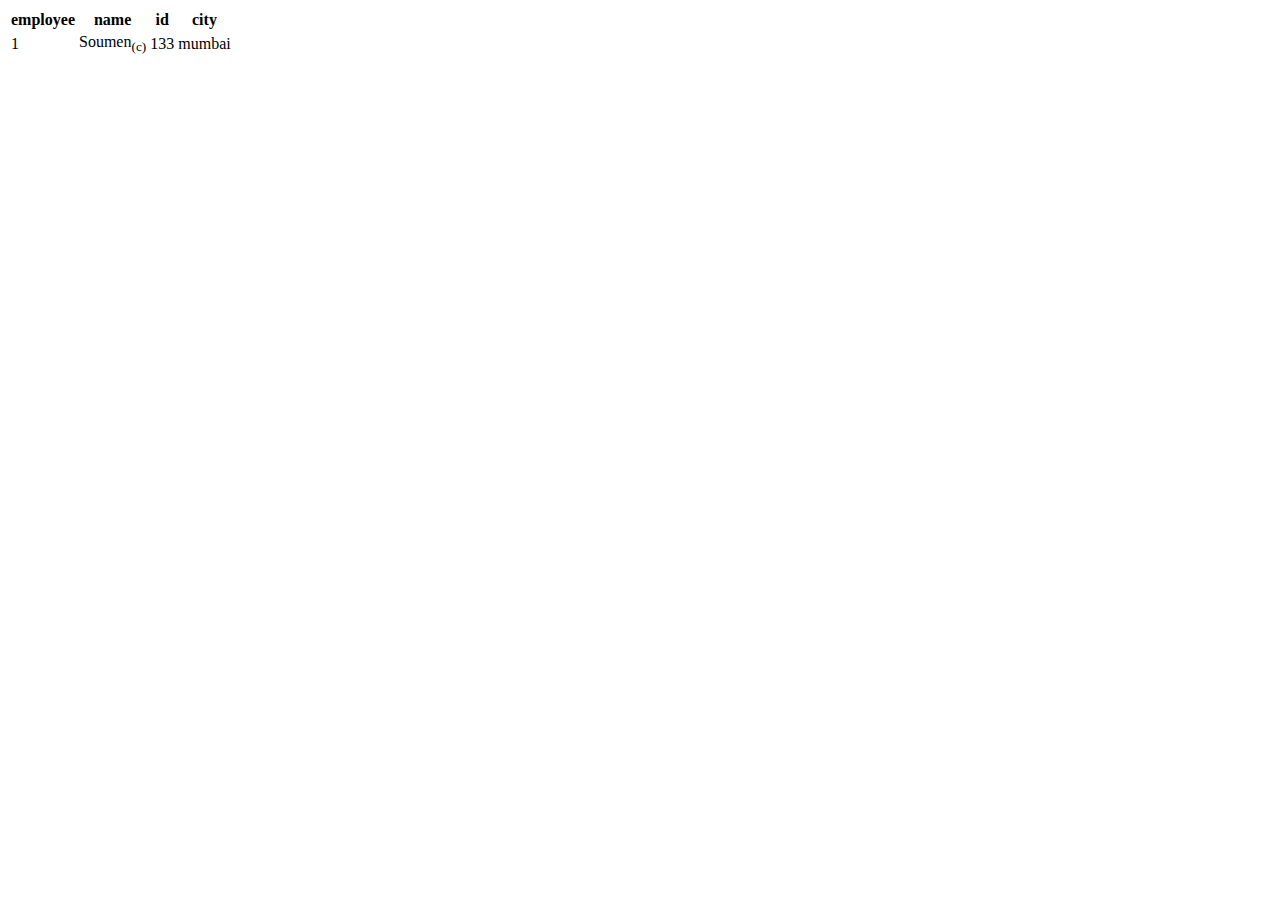
<file: resources/html-prt-2/table.html>
<!DOCTYPE html>
<html lang="en">
<head>
    <meta charset="UTF-8">
    <meta http-equiv="X-UA-Compatible" content="IE=edge">
    <meta name="viewport" content="width=device-width, initial-scale=1.0">
    <title>table</title>
</head>
<body>
    <table>
        <th>employee</th>
        <th>name</th>
        <th>id</th>
        <th>city</th>
        <tr>
            <td>1</td>
            <td>Soumen<sub>(c)</sub>
            </td>
            <td>133</td>
            <td>mumbai</td>
        </tr>
      
    </table>
</body>
</html>
</file>
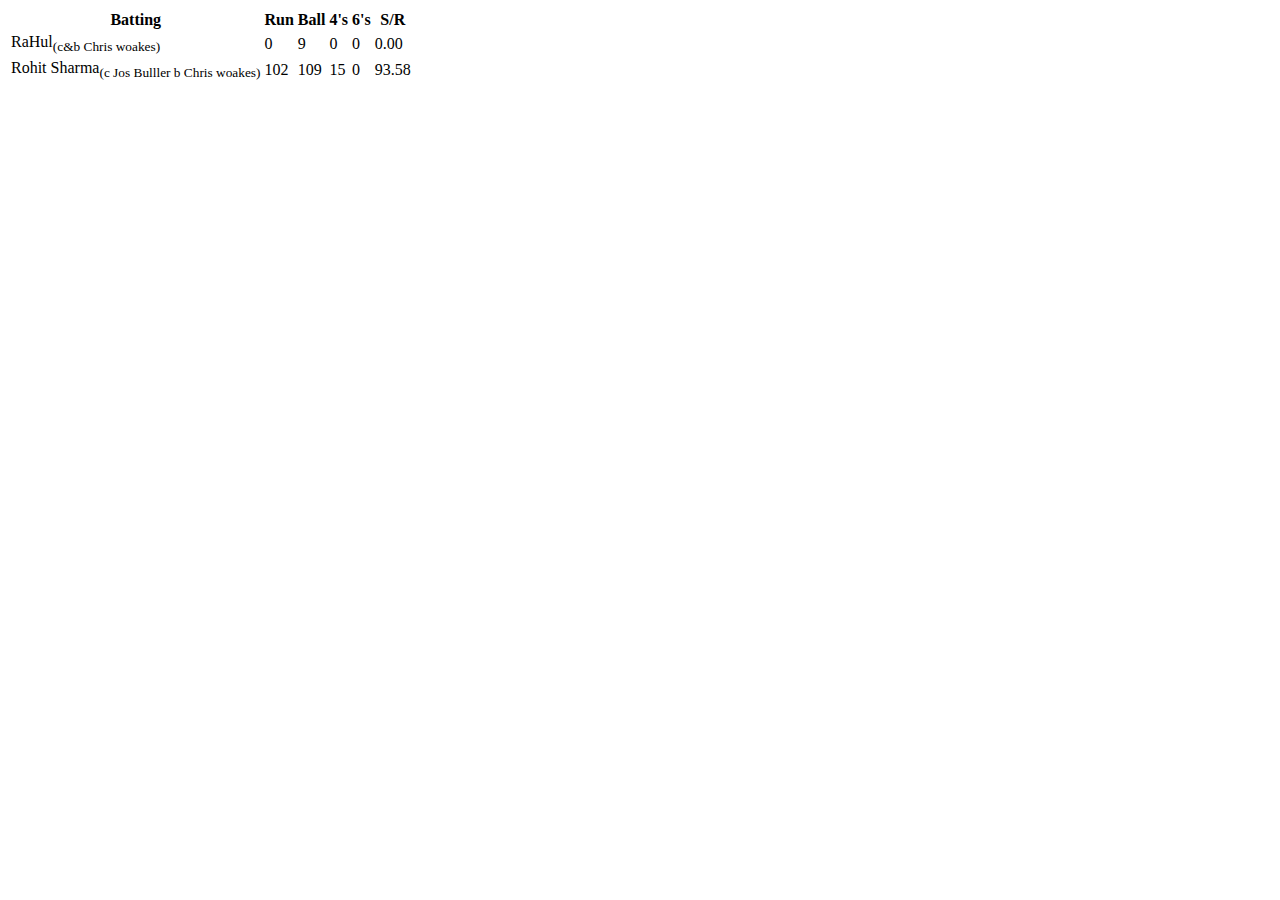
<file: resources/html-prt-2/table2.html>
<!DOCTYPE html>
<html lang="en">
<head>
    <meta charset="UTF-8">
    <meta http-equiv="X-UA-Compatible" content="IE=edge">
    <meta name="viewport" content="width=device-width, initial-scale=1.0">
    <title>table cricket</title>
</head>
<body>
    <div>
        <table>
            <th>Batting</th>
            <th>Run</th>
            <th>Ball</th>
            <th>4's</th>
            <th>6's</th>
            <th>S/R</th>
            <tr>
                <td> RaHul<sub>(c&b Chris woakes)</sub></td>
                <td>0</td>
                <td>9</td>
                <td>0</td>
                <td>0</td>
                <td>0.00</td>
            </tr>
            <tr>
                <td> Rohit Sharma<sub>(c Jos Bulller b Chris woakes)</sub></td>
                <td>102</td>
                <td>109</td>
                <td>15</td>
                <td>0</td>
                <td>93.58</td>
            </tr>


        </table>
    </div>
</body>
</html>
</file>
<file: tasks/task0/styles.css>
#circle_red{

    background: red;
    border-radius: 50%;
    width: 100px;
    height: 100px;
    margin: 3px;
    margin-left: auto;
    margin-right: auto;

}

#circle_blue{

    background: blue;
    border-radius: 50%;
    width: 100px;
    height: 100px;
    margin: 3px;
    margin-left: auto;
    margin-right: auto;

}

#circle_yellow{

    background: yellow;
    border-radius: 50%;
    width: 100px;
    height: 100px;
    margin: 3px;
    margin-left: auto;
    margin-right: auto;

}

#circle_purple{

    background: purple;
    border-radius: 50%;
    width: 100px;
    height: 100px;
    margin: 3px;
    margin-left: auto;
    margin-right: auto;

}

#circle_green{

    background: green;
    border-radius: 50%;
    width: 100px;
    height: 100px;
    margin: 3px;
    margin-left: auto;
    margin-right: auto;

}

#circle_orange{

    background: rgb(254, 165, 0);
    border-radius: 50%;
    width: 100px;
    height: 100px;
    margin: 3px;
    margin-left: auto;
    margin-right: auto;

}
</file>
<file: tasks/task1/index.css>
.container{

    width: 20%;
    height: 50%;
    margin: auto;
    background-color: white;
    margin-top: 17%;
    padding: 15px;

}

.box{

    border: 4px solid black;
    width: 100%;
    height: 110%;    

}

input[type=button] {

    background-color: rgb(50, 133, 64);
    width: 60%;
    height: 70%;
    border: none;
    color: white;
    padding: 15px 20px;
    text-align: center;
    font-size: 15px;
}


a:hover{

    color: rgb(50, 133, 64);
    text-decoration: underline;

}
</file>
<file: resources/css-part2-day-1/styles0.css>
.villain {
	background: red;
	color: white;
}

.super-villain {
	background: blue;
	color: white;
}

.villain, .super-villain {
	height: 25vh;
	width: 50vw;
	margin-left: 25vw;
	margin-right: 25vw;
}
</file>
<file: resources/css-part2-day-1/styles1.css>
.box {
    margin-left: 20px;
    margin-top: 80px;
    background-color: lightgrey;
    width: 300px;
    border: 15px solid blue;
    padding-left: 50px;
    padding-right: 25px;
    padding-top: 50px;
    padding-bottom: 100px;
  }
</file>
